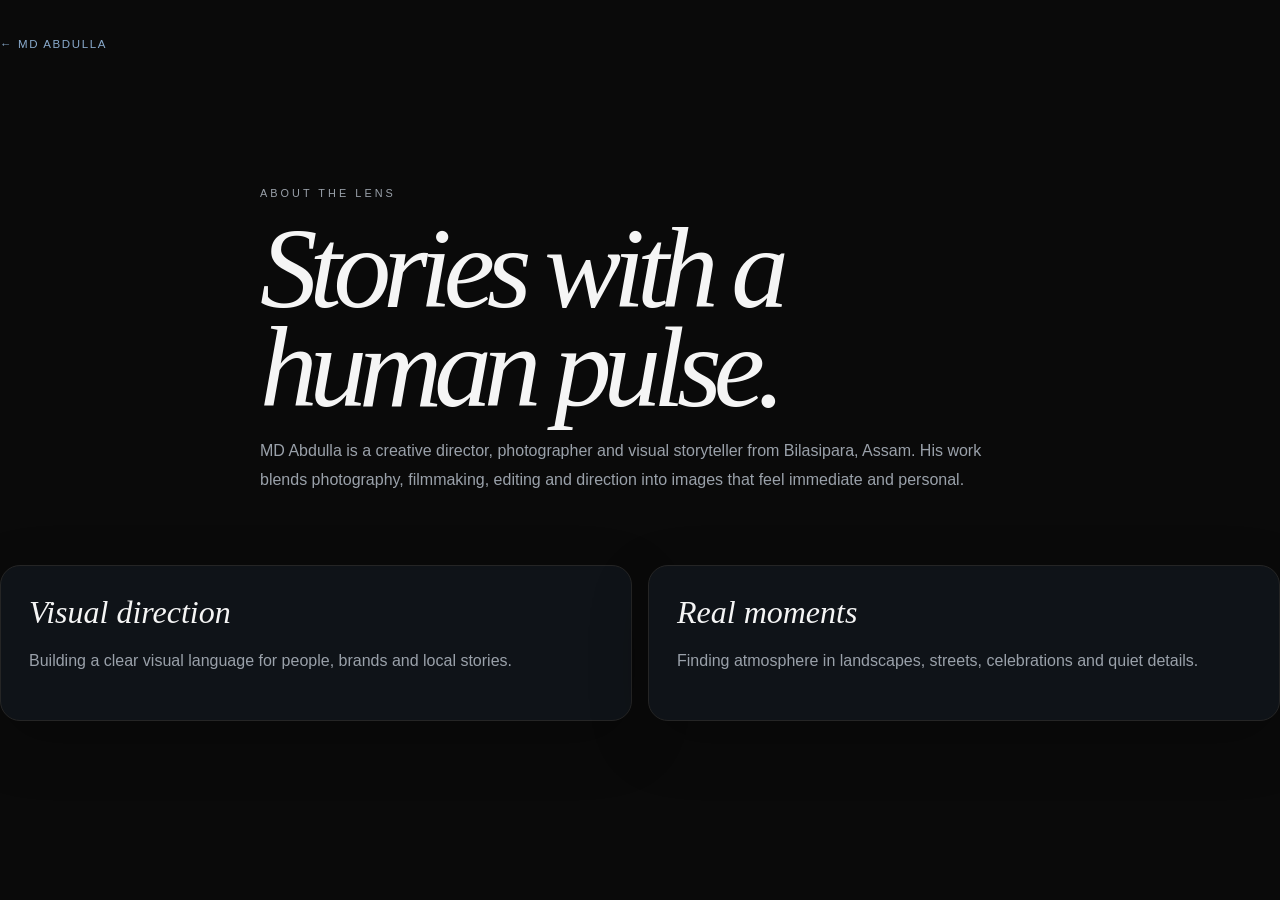
<file: pages/about.html>
<!doctype html>
<html lang="en">
  <head>
    <meta charset="UTF-8" />
    <meta name="viewport" content="width=device-width, initial-scale=1.0" />
    <title>About — MD Abdulla</title>
    <link rel="icon" href="../favicon/favicon.ico" type="image/x-icon" />
    <link rel="icon" href="../favicon/favicon.svg" type="image/svg+xml" />
    <link rel="stylesheet" href="../css/style.css" />
    <link rel="stylesheet" href="../css/responsive.css" />
  </head>
  <body class="page-document">
    <main class="page-shell">
      <a class="page-back" href="../index.html">← MD Abdulla</a>
      <section class="page-hero">
        <div class="eyebrow">About the lens</div>
        <h1>Stories with a <span class="serif">human pulse.</span></h1>
        <p>
          MD Abdulla is a creative director, photographer and visual storyteller
          from Bilasipara, Assam. His work blends photography, filmmaking, editing
          and direction into images that feel immediate and personal.
        </p>
      </section>
      <section class="page-grid" aria-label="Creative focus areas">
        <article class="page-card">
          <h2>Visual direction</h2>
          <p>Building a clear visual language for people, brands and local stories.</p>
        </article>
        <article class="page-card">
          <h2>Real moments</h2>
          <p>Finding atmosphere in landscapes, streets, celebrations and quiet details.</p>
        </article>
      </section>
    </main>
  </body>
</html>
</file>
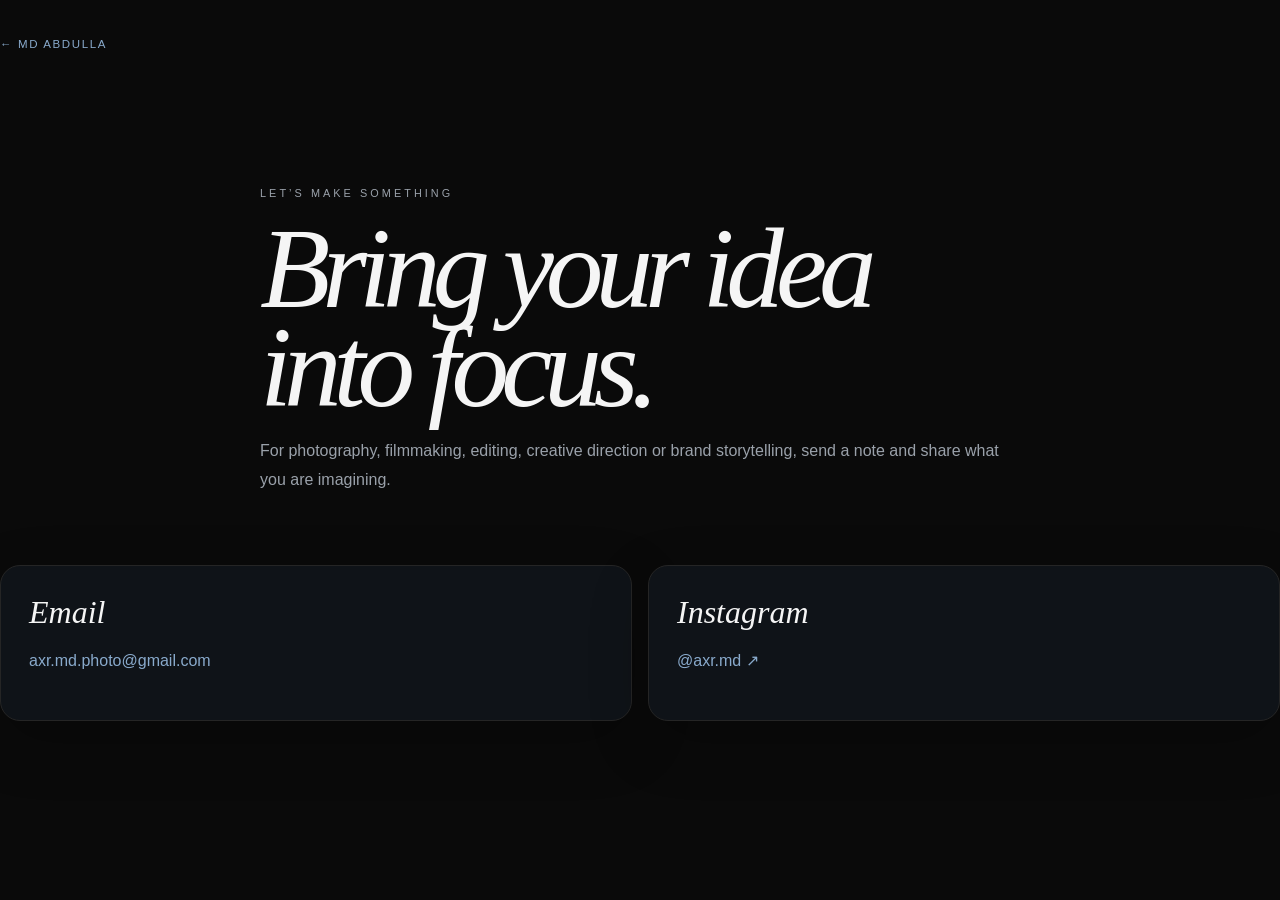
<file: pages/contact.html>
<!doctype html>
<html lang="en">
  <head>
    <meta charset="UTF-8" />
    <meta name="viewport" content="width=device-width, initial-scale=1.0" />
    <title>Contact — MD Abdulla</title>
    <link rel="icon" href="../favicon/favicon.ico" type="image/x-icon" />
    <link rel="icon" href="../favicon/favicon.svg" type="image/svg+xml" />
    <link rel="stylesheet" href="../css/style.css" />
    <link rel="stylesheet" href="../css/responsive.css" />
  </head>
  <body class="page-document">
    <main class="page-shell">
      <a class="page-back" href="../index.html">← MD Abdulla</a>
      <section class="page-hero">
        <div class="eyebrow">Let’s make something</div>
        <h1>Bring your idea <span class="serif">into focus.</span></h1>
        <p>For photography, filmmaking, editing, creative direction or brand storytelling, send a note and share what you are imagining.</p>
      </section>
      <section class="page-grid" aria-label="Contact options">
        <article class="page-card">
          <h2>Email</h2>
          <p><a href="mailto:axr.md.photo@gmail.com">axr.md.photo@gmail.com</a></p>
        </article>
        <article class="page-card">
          <h2>Instagram</h2>
          <p><a href="https://www.instagram.com/axr.md/" target="_blank" rel="noopener noreferrer">@axr.md ↗</a></p>
        </article>
      </section>
    </main>
  </body>
</html>
</file>
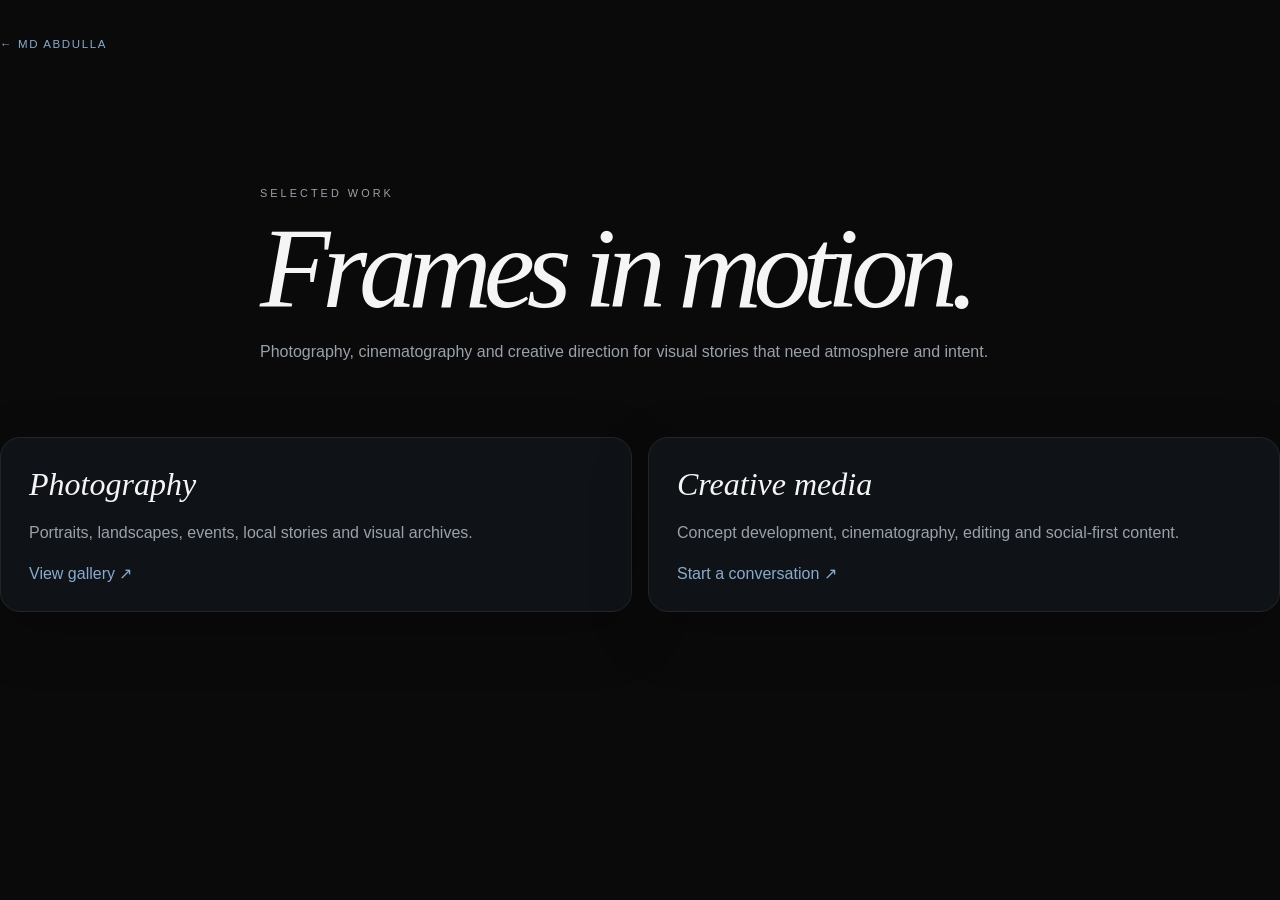
<file: pages/projects.html>
<!doctype html>
<html lang="en">
  <head>
    <meta charset="UTF-8" />
    <meta name="viewport" content="width=device-width, initial-scale=1.0" />
    <title>Projects — MD Abdulla</title>
    <link rel="icon" href="../favicon/favicon.ico" type="image/x-icon" />
    <link rel="icon" href="../favicon/favicon.svg" type="image/svg+xml" />
    <link rel="stylesheet" href="../css/style.css" />
    <link rel="stylesheet" href="../css/responsive.css" />
  </head>
  <body class="page-document">
    <main class="page-shell">
      <a class="page-back" href="../index.html">← MD Abdulla</a>
      <section class="page-hero">
        <div class="eyebrow">Selected work</div>
        <h1>Frames in <span class="serif">motion.</span></h1>
        <p>Photography, cinematography and creative direction for visual stories that need atmosphere and intent.</p>
      </section>
      <section class="page-grid" aria-label="Project categories">
        <article class="page-card">
          <h2>Photography</h2>
          <p>Portraits, landscapes, events, local stories and visual archives.</p>
          <a class="page-action" href="../index.html#gallery">View gallery ↗</a>
        </article>
        <article class="page-card">
          <h2>Creative media</h2>
          <p>Concept development, cinematography, editing and social-first content.</p>
          <a class="page-action" href="../index.html#contact">Start a conversation ↗</a>
        </article>
      </section>
    </main>
  </body>
</html>
</file>
<file: css/style.css>
@font-face {
  font-family: "Montserrat";
  src: url("../assets/fonts/Montserrat-SemiBold.otf") format("opentype");
  font-style: normal;
  font-weight: 600;
  font-display: swap;
}

:root {
      --bg: #0a0a0a;
      --surface: #141414;
      --surface-2: #1c1c1c;
      --text: #f5f5f5;
      --muted: #9aa1aa;
      --stroke: #252525;
      --accent-1: #89aacc;
      --accent-2: #4e85bf;
      --green: #7cba89;
      --serif: "Instrument Serif", Georgia, serif;
      --sans: "Inter", Arial, sans-serif;
      --ease: cubic-bezier(.22, .8, .25, 1);
    }

    * {
      box-sizing: border-box;
    }

    html {
      scroll-behavior: smooth;
      background: var(--bg);
      width: 100%;
      min-height: 100%;
      overflow-x: clip;
    }

    body {
      margin: 0;
      overflow-x: clip;
      width: 100%;
      min-height: 100svh;
      background: var(--bg);
      color: var(--text);
      font-family: var(--sans);
      font-weight: 400;
      opacity: 0;
      transition: opacity 1s var(--ease);
    }

    main {
      width: 100%;
      min-width: 100%;
    }

    body.page-ready {
      opacity: 1;
    }

    body.modal-open {
      overflow: hidden;
    }

    a {
      color: inherit;
      text-decoration: none;
    }

    button {
      color: inherit;
      font: inherit;
      cursor: pointer;
    }

    img,
    video {
      display: block;
      max-width: 100%;
    }

    .container {
      width: min(1240px, calc(100% - 48px));
      margin-inline: auto;
    }

    .section {
      position: relative;
      padding: 140px 0;
    }

    .eyebrow {
      color: var(--muted);
      font-size: .68rem;
      letter-spacing: .28em;
      text-transform: uppercase;
    }

    .serif {
      font-family: var(--serif);
      font-style: italic;
      font-weight: 400;
    }

    .section-title {
      max-width: 850px;
      margin: 20px 0 28px;
      font-size: clamp(3.4rem, 8vw, 8rem);
      font-weight: 400;
      letter-spacing: -.06em;
      line-height: .9;
    }

    .section-copy {
      max-width: 520px;
      color: var(--muted);
      font-size: .95rem;
      line-height: 1.8;
    }

    .accent-gradient {
      background: linear-gradient(90deg, var(--accent-1), var(--accent-2));
    }

    .skip-link {
      position: fixed;
      z-index: 10000;
      top: 15px;
      left: 15px;
      padding: 12px 16px;
      border-radius: 999px;
      background: var(--text);
      color: #111;
      transform: translateY(-150%);
      transition: transform .3s ease;
    }

    .skip-link:focus {
      transform: translateY(0);
    }

    /* Cursor effect */

    .cursor-glow {
      position: fixed;
      z-index: 9998;
      width: 180px;
      height: 180px;
      border-radius: 50%;
      pointer-events: none;
      background: radial-gradient(
        circle,
        rgba(137, 170, 204, .14),
        transparent 68%
      );
      transform: translate(-50%, -50%);
      mix-blend-mode: screen;
      opacity: 0;
      transition: opacity .4s ease;
    }

    body.page-ready .cursor-glow {
      opacity: 1;
    }

    /* Loader */

    .loading-screen {
      position: fixed;
      inset: 0;
      z-index: 9999;
      display: flex;
      flex-direction: column;
      justify-content: space-between;
      padding: 34px;
      background: var(--bg);
      transition: opacity .8s var(--ease), visibility .8s;
    }

    .loading-screen.is-hidden {
      opacity: 0;
      visibility: hidden;
      pointer-events: none;
    }

    .loading-word {
      position: absolute;
      top: 50%;
      left: 50%;
      font-family: var(--serif);
      font-size: clamp(3rem, 8vw, 8rem);
      font-style: italic;
      transform: translate(-50%, -50%);
    }

    .loading-number {
      align-self: flex-end;
      font-family: var(--serif);
      font-size: clamp(4rem, 12vw, 10rem);
      line-height: .8;
    }

    .loading-bar {
      height: 3px;
      overflow: hidden;
      background: var(--stroke);
    }

    .loading-progress {
      width: 100%;
      height: 100%;
      transform: scaleX(0);
      transform-origin: left;
      box-shadow: 0 0 24px var(--accent-2);
    }

    /* Navigation */

    .nav {
      position: fixed;
      z-index: 100;
      top: 24px;
      left: 50%;
      display: flex;
      align-items: center;
      gap: 6px;
      width: max-content;
      max-width: calc(100% - 28px);
      padding: 8px;
      border: 1px solid rgba(255,255,255,.1);
      border-radius: 999px;
      background: rgba(18,18,18,.7);
      backdrop-filter: blur(22px);
      transform: translateX(-50%);
      transition: background .4s ease, box-shadow .4s ease;
    }

    .nav.scrolled {
      background: rgba(18,18,18,.92);
      box-shadow: 0 12px 40px rgba(0,0,0,.3);
    }

    .logo {
      display: grid;
      width: 36px;
      height: 36px;
      margin-right: 7px;
      place-items: center;
      border: 1px solid transparent;
      border-radius: 50%;
      background:
        linear-gradient(var(--surface), var(--surface)) padding-box,
        linear-gradient(135deg, var(--accent-1), var(--accent-2)) border-box;
      box-shadow: 0 0 0 1px rgba(78,133,191,.14), 0 0 24px rgba(78,133,191,.2);
      font-family: var(--serif);
      font-size: 1.1rem;
      font-style: italic;
      transition: transform .3s ease;
    }

    .logo:hover {
      transform: scale(1.1) rotate(8deg);
    }

    .nav-link,
    .nav-instagram {
      padding: 10px 13px;
      border-radius: 999px;
      color: var(--muted);
      font-size: .7rem;
      transition: color .3s ease, background .3s ease;
    }

    .nav-link:hover,
    .nav-link.active,
    .nav-instagram:hover {
      color: var(--text);
      background: rgba(255,255,255,.08);
    }

    .nav-instagram {
      margin-left: 4px;
      border: 1px solid var(--stroke);
      color: var(--text);
    }

    .menu-button {
      display: none;
      border: 0;
      background: transparent;
      font-size: 1.3rem;
    }

    /* Hero */

    .hero {
      position: relative;
      width: 100%;
      min-width: 100%;
      min-height: 100svh;
      display: grid;
      place-items: center;
      overflow: hidden;
      isolation: isolate;
    }

    .hero::before {
      position: absolute;
      z-index: 1;
      inset: 0;
      content: "";
      pointer-events: none;
      background:
        radial-gradient(
          circle at var(--mouse-x, 50%) var(--mouse-y, 50%),
          rgba(137,170,204,.15),
          transparent 28%
        );
    }

    .hero::after {
      position: absolute;
      z-index: 1;
      top: -18%;
      left: 50%;
      width: min(120vw, 1200px);
      aspect-ratio: 1.8;
      content: "";
      pointer-events: none;
      border: 1px solid rgba(137,170,204,.2);
      border-radius: 50%;
      box-shadow: 0 0 90px rgba(78,133,191,.14), inset 0 0 50px rgba(137,170,204,.07);
      transform: translateX(-50%) rotate(-10deg);
      animation: hero-orbit-breathe 12s ease-in-out infinite;
    }

    @keyframes hero-orbit-breathe {
      0%, 100% { opacity: .58; transform: translateX(-50%) rotate(-10deg) scale(.98); }
      50% { opacity: .9; transform: translateX(-50%) rotate(-7deg) scale(1.02); }
    }

    .hero-video,
    .hero-image,
    .hero-overlay {
      position: absolute;
      inset: 0;
      width: 100%;
      max-width: none;
      min-width: 100%;
      height: 100%;
    }

    .hero-image {
      z-index: 0;
      object-fit: cover;
      filter: brightness(.62) saturate(.86);
    }

    .hero-video {
      z-index: 1;
      object-fit: cover;
      filter: brightness(.65) saturate(.82);
      transform: scale(1.08);
      will-change: transform;
    }

    .hero-overlay {
      background:
        radial-gradient(circle at 50% 18%, rgba(40,92,150,.2), transparent 46%),
        linear-gradient(
          180deg,
          rgba(0,0,0,.22),
          rgba(0,0,0,.35) 50%,
          var(--bg) 100%
        );
    }

    .hero-content {
      position: relative;
      z-index: 2;
      width: min(1000px, calc(100% - 48px));
      padding-top: 80px;
      perspective: 1000px;
      text-align: center;
    }

    .hero-title {
      margin: 22px 0;
      font-family: "Montserrat", var(--sans);
      font-size: clamp(3rem, 10vw, 7rem);
      font-style: normal;
      font-weight: 600;
      letter-spacing: .005em;
      line-height: 1.05;
      text-shadow: 0 0 28px rgba(78,133,191,.16);
    }

    .hero-title::after {
      display: block;
      width: 74px;
      height: 2px;
      margin: 26px auto 0;
      content: "";
      border-radius: 999px;
      background: linear-gradient(90deg, transparent, var(--accent-1), transparent);
      box-shadow: 0 0 18px rgba(78,133,191,.72);
    }

    .hero-tagline {
      margin: 0 auto 16px;
      font-family: var(--serif);
      font-size: clamp(1.8rem, 4vw, 3.4rem);
      font-style: italic;
      text-shadow: 0 0 30px rgba(137,170,204,.22);
    }

    .hero-description {
      max-width: 430px;
      margin: 0 auto 32px;
      color: #c0c0c0;
      line-height: 1.7;
    }

    .hero-animate {
      will-change: transform, opacity, filter;
    }

    .actions {
      display: flex;
      justify-content: center;
      gap: 12px;
      flex-wrap: wrap;
    }

    .button {
      position: relative;
      display: inline-flex;
      align-items: center;
      justify-content: center;
      min-height: 46px;
      overflow: hidden;
      isolation: isolate;
      padding: 0 22px;
      border: 1px solid var(--stroke);
      border-radius: 999px;
      font-size: .75rem;
      transition:
        transform .3s ease,
        background .3s ease,
        border-color .3s ease,
        box-shadow .3s ease;
    }

    .button::before {
      position: absolute;
      z-index: -1;
      inset: 0;
      content: "";
      background: linear-gradient(
        110deg,
        transparent 20%,
        rgba(255,255,255,.35) 50%,
        transparent 80%
      );
      transform: translateX(-130%);
      transition: transform .7s var(--ease);
    }

    .button:hover::before {
      transform: translateX(130%);
    }

    .button:hover {
      transform: translateY(-3px);
      border-color: var(--accent-1);
    }

    .button-primary {
      color: #111;
      background: var(--text);
    }

    .button-primary:hover {
      box-shadow: 0 0 35px rgba(137,170,204,.3);
    }

    .button-secondary {
      background: rgba(0,0,0,.2);
    }

    .scroll-indicator {
      position: absolute;
      z-index: 2;
      bottom: 34px;
      left: 50%;
      display: flex;
      align-items: center;
      gap: 14px;
      color: var(--muted);
      font-size: .62rem;
      letter-spacing: .22em;
      transform: translateX(-50%);
    }

    .scroll-line {
      position: relative;
      width: 1px;
      height: 55px;
      overflow: hidden;
      background: rgba(255,255,255,.25);
    }

    .scroll-line::after {
      position: absolute;
      inset: 0;
      content: "";
      background: var(--text);
      animation: scroll-down 1.5s ease-in-out infinite;
    }

    @keyframes scroll-down {
      from {
        transform: translateY(-100%);
      }

      to {
        transform: translateY(200%);
      }
    }

    /* Gallery */

    .gallery-header {
      display: flex;
      align-items: end;
      justify-content: space-between;
      gap: 30px;
      margin-bottom: 45px;
    }

    .gallery-toolbar {
      display: flex;
      align-items: center;
      justify-content: space-between;
      gap: 18px;
      flex-wrap: wrap;
      margin-bottom: 38px;
    }

    .filters {
      display: flex;
      flex-wrap: wrap;
      gap: 7px;
    }

    .gallery-mode {
      display: flex;
      align-items: center;
      gap: 6px;
      padding: 5px;
      border: 1px solid var(--stroke);
      border-radius: 999px;
      background: var(--surface);
    }

    .gallery-mode-label {
      padding-inline: 12px 6px;
      color: var(--muted);
      font-size: .62rem;
      letter-spacing: .2em;
      text-transform: uppercase;
    }

    .mode-button {
      padding: 8px 16px;
      border: 1px solid transparent;
      border-radius: 999px;
      background: transparent;
      color: var(--muted);
      font-size: .7rem;
      transition: color .3s ease, background .3s ease, border-color .3s ease;
    }

    .mode-button:hover {
      color: var(--text);
    }

    .mode-button.active {
      border-color: var(--text);
      background: var(--text);
      color: #111;
    }

    .gallery-hint {
      margin: 22px 0 0;
      color: var(--muted);
      font-size: .68rem;
      letter-spacing: .12em;
      text-align: center;
      text-transform: uppercase;
    }

    /* Swipe mode: horizontal snap track */
    .gallery-grid.swipe-mode {
      display: flex;
      gap: 14px;
      margin-inline: calc(50% - 50vw);
      padding-inline: max(24px, calc(50vw - 50%));
      padding-bottom: 8px;
      overflow-x: auto;
      overscroll-behavior-x: contain;
      scroll-snap-type: x mandatory;
      scrollbar-width: none;
    }

    .gallery-grid.swipe-mode::-webkit-scrollbar {
      display: none;
    }

    .gallery-grid.swipe-mode .photo-card {
      flex: 0 0 auto;
      width: min(72vw, 460px);
      margin-bottom: 0;
      scroll-snap-align: center;
    }

    .gallery-grid.swipe-mode .photo-card img {
      height: min(66vh, 600px);
      object-fit: cover;
    }

    .filter {
      padding: 9px 14px;
      border: 1px solid var(--stroke);
      border-radius: 999px;
      background: transparent;
      color: var(--muted);
      font-size: .7rem;
      transition: .3s ease;
    }

    .filter:hover,
    .filter.active {
      border-color: var(--text);
      color: var(--text);
      background: var(--surface);
      transform: translateY(-3px);
    }

    .gallery-grid {
      columns: 3 280px;
      column-gap: 18px;
    }

    .photo-card {
      position: relative;
      isolation: isolate;
      break-inside: avoid;
      margin-bottom: 18px;
      overflow: hidden;
      border: 1px solid var(--stroke);
      border-radius: 24px;
      background: var(--surface);
      cursor: pointer;
      transform-style: preserve-3d;
      transition:
        transform .5s var(--ease),
        border-color .4s ease,
        box-shadow .4s ease;
      will-change: transform;
    }

    .photo-card::after {
      position: absolute;
      z-index: 1;
      inset: 0;
      content: "";
      pointer-events: none;
      background:
        linear-gradient(
          115deg,
          transparent 25%,
          rgba(255,255,255,.18) 45%,
          transparent 65%
        );
      transform: translateX(-130%);
      transition: transform .8s var(--ease);
    }

    .photo-card:hover {
      border-color: rgba(137,170,204,.65);
      box-shadow: 0 20px 70px rgba(0,0,0,.4);
    }

    .photo-card:hover::after {
      transform: translateX(130%);
    }

    .photo-card img {
      width: 100%;
      height: auto;
      transition: transform .8s var(--ease), filter .8s ease;
      will-change: transform;
    }

    .photo-card:hover img {
      transform: scale(1.05);
      filter: brightness(.68);
    }

    .photo-info {
      position: absolute;
      z-index: 2;
      inset: auto 0 0;
      padding: 25px 20px 20px;
      background: linear-gradient(transparent, rgba(0,0,0,.9));
      opacity: 0;
      transform: translateY(10px);
      transition: .4s var(--ease);
    }

    .photo-card:hover .photo-info,
    .photo-card:focus-within .photo-info {
      opacity: 1;
      transform: translateY(0);
    }

    .photo-title {
      margin: 0 0 8px;
      font-family: var(--serif);
      font-size: 1.8rem;
      font-style: italic;
    }

    .photo-meta {
      color: #bbb;
      font-size: .65rem;
      letter-spacing: .1em;
      text-transform: uppercase;
    }

    /* Featured */

    .featured {
      min-height: 85svh;
      display: grid;
      align-items: end;
      overflow: hidden;
    }

    .featured-image {
      position: absolute;
      inset: 0;
      width: 100%;
      height: 115%;
      object-fit: cover;
      filter: brightness(.56);
      will-change: transform;
    }

    .featured-overlay {
      position: absolute;
      inset: 0;
      background: linear-gradient(180deg, rgba(0,0,0,.1), var(--bg));
    }

    .featured-content {
      position: relative;
      z-index: 1;
      padding-bottom: 70px;
    }

    .featured-title {
      max-width: 750px;
      margin: 20px 0;
      font-family: var(--serif);
      font-size: clamp(4rem, 9vw, 9rem);
      font-style: italic;
      font-weight: 400;
      letter-spacing: -.06em;
      line-height: .85;
      text-shadow: 0 15px 45px rgba(0,0,0,.4);
    }

    /* Journal */

    .journal-list {
      display: grid;
      gap: 12px;
      margin-top: 45px;
    }

    .journal-card {
      position: relative;
      display: grid;
      grid-template-columns: 180px 1fr auto;
      align-items: center;
      gap: 25px;
      padding: 12px;
      border: 1px solid var(--stroke);
      border-radius: 22px;
      background: var(--surface);
      transition:
        background .35s ease,
        transform .35s ease,
        border-color .35s ease;
      will-change: transform;
    }

    .journal-card::after {
      position: absolute;
      inset: 0;
      content: "";
      pointer-events: none;
      border-radius: inherit;
      box-shadow: inset 0 0 0 1px rgba(137,170,204,0);
      transition: box-shadow .4s ease;
    }

    .journal-card:hover {
      border-color: rgba(137,170,204,.35);
      background: var(--surface-2);
      transform: translateX(5px);
    }

    .journal-card:hover::after {
      box-shadow: inset 0 0 0 1px rgba(137,170,204,.35);
    }

    .journal-card img {
      width: 180px;
      height: 110px;
      border-radius: 15px;
      object-fit: cover;
    }

    .journal-title {
      margin: 0 0 8px;
      font-family: var(--serif);
      font-size: 2rem;
      font-style: italic;
      font-weight: 400;
    }

    .journal-details,
    .journal-story {
      color: var(--muted);
      font-size: .75rem;
    }

    .journal-story {
      max-width: 440px;
      margin-top: 12px;
      line-height: 1.6;
    }

    .arrow {
      font-size: 1.5rem;
      transition: transform .3s ease;
    }

    .journal-card:hover .arrow {
      transform: translateX(7px);
    }

    /* Explorations */

    .explorations {
      min-height: 300vh;
      position: relative;
      isolation: isolate;
      overflow: hidden;
      background:
        radial-gradient(circle at 50% 18%, rgba(40,92,150,.16), transparent 30rem),
        linear-gradient(180deg, #080a0d 0%, #0c1117 48%, #080a0d 100%);
    }

    .explorations::before,
    .explorations::after {
      position: absolute;
      z-index: 0;
      content: "";
      pointer-events: none;
    }

    .explorations::before {
      inset: 0;
      opacity: .68;
      background:
        radial-gradient(circle at 12% 8%, rgba(255,255,255,.8) 0 1px, transparent 1.8px),
        radial-gradient(circle at 74% 4%, rgba(137,170,204,.85) 0 1px, transparent 1.8px),
        radial-gradient(circle at 42% 16%, rgba(255,255,255,.58) 0 1.2px, transparent 2px),
        radial-gradient(circle at 88% 26%, rgba(137,170,204,.68) 0 1px, transparent 1.8px),
        radial-gradient(circle at 18% 38%, rgba(255,255,255,.48) 0 1px, transparent 1.8px),
        radial-gradient(circle at 63% 52%, rgba(137,170,204,.54) 0 1px, transparent 1.8px);
      background-size: 320px 320px, 410px 410px, 520px 520px, 680px 680px, 760px 760px, 940px 940px;
      animation: exploration-space-drift 28s linear infinite;
    }

    .explorations::after {
      top: -10%;
      left: 50%;
      width: min(128vw, 1500px);
      aspect-ratio: 1.72;
      border: 1px solid rgba(137,170,204,.2);
      border-radius: 50%;
      box-shadow: 0 0 90px rgba(78,133,191,.16), 0 0 220px rgba(26,76,130,.14);
      opacity: .88;
      transform: translateX(-50%) rotate(-9deg);
    }

    @keyframes exploration-space-drift {
      from { transform: translate3d(0, 0, 0) scale(1); }
      50% { transform: translate3d(-1.5%, 1%, 0) scale(1.025); }
      to { transform: translate3d(0, 2%, 0) scale(1); }
    }

    @keyframes exploration-phone-float {
      0%, 100% { transform: translate3d(0, 0, 0) scale(1.01); }
      50% { transform: translate3d(0, -7px, 0) scale(1.025); }
    }

    .exploration-sticky {
      position: sticky;
      top: 0;
      min-height: 100svh;
      display: grid;
      align-items: center;
      overflow: hidden;
      z-index: 1;
    }

    .exploration-heading {
      position: absolute;
      z-index: 2;
      top: 12%;
      left: 50%;
      width: min(680px, calc(100% - 48px));
      transform: translateX(-50%);
      text-align: center;
    }

    .exploration-heading h2 {
      margin: 17px 0;
      font-size: clamp(3rem, 7vw, 7rem);
      font-weight: 400;
      letter-spacing: -.06em;
      line-height: .86;
    }

    .exploration-grid {
      display: grid;
      grid-template-columns: repeat(3, 1fr);
      align-items: center;
      gap: 3vw;
      width: min(1100px, 90%);
      margin: 150px auto 0;
    }

    .exploration-column {
      display: grid;
      gap: 28px;
    }

    .exploration-column:nth-child(2) {
      margin-top: 160px;
    }

    .exploration-column:nth-child(3) {
      margin-top: -120px;
    }

    .exploration-image {
      width: 100%;
      height: auto;
      border-radius: inherit;
      object-fit: cover;
      cursor: pointer;
      filter: brightness(.8);
      transition:
        filter .4s ease,
        transform .9s var(--ease);
      will-change: transform;
      animation: exploration-image-drift 15s ease-in-out infinite;
      animation-delay: var(--float-delay, 0ms);
      backface-visibility: hidden;
    }

    @keyframes exploration-image-drift {
      0%, 100% { transform: translateZ(8px) scale(1.015); }
      50% { transform: translateZ(14px) scale(1.045); }
    }

    .exploration-frame {
      position: relative;
      isolation: isolate;
      overflow: hidden;
      border: 1px solid rgba(226,239,255,.16);
      border-radius: 20px;
      background: #101820;
      box-shadow: 0 18px 45px rgba(0,0,0,.30), inset 0 0 0 1px rgba(255,255,255,.025);
      perspective: 1000px;
      transform: perspective(1100px) rotateX(var(--tilt-y, 0deg)) rotateY(var(--tilt-x, 0deg));
      transform-style: preserve-3d;
      transition: transform .55s var(--ease), border-color .55s ease, box-shadow .55s ease, opacity .65s var(--ease);
      will-change: transform;
    }

    .exploration-frame::before,
    .exploration-frame::after {
      position: absolute;
      z-index: 1;
      inset: 0;
      content: "";
      pointer-events: none;
    }

    .exploration-frame::before {
      opacity: 0;
      background: radial-gradient(circle at var(--spot-x, 50%) var(--spot-y, 50%), rgba(214,235,255,.3), transparent 38%);
      mix-blend-mode: screen;
      transition: opacity .45s ease;
    }

    .exploration-frame::after {
      opacity: 0;
      background: linear-gradient(115deg, transparent 28%, rgba(255,255,255,.18) 46%, rgba(255,255,255,.035) 52%, transparent 68%);
      transform: translateX(-135%);
    }

    .exploration-frame:hover,
    .exploration-frame:focus-within {
      z-index: 2;
      border-color: rgba(174,211,245,.48);
      box-shadow: 0 30px 75px rgba(0,0,0,.45), 0 0 36px rgba(84,145,203,.14);
    }

    .exploration-frame:hover::before,
    .exploration-frame:focus-within::before {
      opacity: 1;
    }

    .exploration-frame:hover::after,
    .exploration-frame:focus-within::after {
      opacity: 1;
      animation: exploration-lens-glint 1.25s var(--ease) both;
    }

    .exploration-frame:hover .exploration-image,
    .exploration-frame:focus-within .exploration-image {
      filter: brightness(1.04) saturate(1.08);
      scale: 1.055;
      translate: 0 0 18px;
      animation-play-state: paused;
    }

    @keyframes exploration-lens-glint {
      from { transform: translateX(-135%); }
      to { transform: translateX(135%); }
    }

    /* About */

    .about-layout {
      position: relative;
      display: grid;
      grid-template-columns: 1fr 1fr;
      gap: 80px;
      align-items: end;
    }

    .about-layout::before {
      position: absolute;
      top: -90px;
      right: -120px;
      width: 360px;
      height: 360px;
      content: "";
      border: 1px solid rgba(137,170,204,.14);
      border-radius: 50%;
      box-shadow: 0 0 90px rgba(78,133,191,.1);
      pointer-events: none;
    }

    .about-title {
      margin: 20px 0;
      font-size: clamp(3.4rem, 7vw, 7rem);
      font-weight: 400;
      letter-spacing: -.06em;
      line-height: .88;
    }

    .about-title span {
      font-family: var(--serif);
      font-style: italic;
    }

    .about-copy {
      max-width: 500px;
      color: rgba(245,245,245,.9);
      font-size: 1rem;
      font-weight: 600;
      line-height: 1.9;
    }

    .profile-titles {
      margin: 0 0 26px;
      color: var(--text);
      font-family: var(--serif);
      font-size: clamp(1.45rem, 2.8vw, 2.25rem);
      font-style: italic;
      line-height: 1.25;
    }

    .instagram-link {
      display: block;
      margin-top: 28px;
      border-bottom: 1px solid var(--text);
      padding-bottom: 7px;
      font-size: .8rem;
      transition: color .3s ease, border-color .3s ease;
    }

    .instagram-link:hover {
      border-color: var(--accent-1);
      color: var(--accent-1);
    }

    .profile-photo {
      width: min(100%, 280px);
      margin-top: 34px;
      border: 1px solid rgba(137,170,204,.24);
      border-radius: 22px;
      box-shadow: 0 24px 70px rgba(0,0,0,.3), 0 0 35px rgba(78,133,191,.1);
    }

    /* Skills and certifications */

    .skills-grid,
    .certificates-grid {
      display: grid;
      grid-template-columns: repeat(3, minmax(0, 1fr));
      gap: 16px;
      margin-top: 42px;
    }

    .skill-card,
    .certificate-card {
      position: relative;
      overflow: hidden;
      padding: 28px;
      border: 1px solid var(--stroke);
      border-radius: 20px;
      background: linear-gradient(145deg, rgba(22,30,39,.76), rgba(10,12,15,.7));
      box-shadow: 0 20px 60px rgba(0,0,0,.2);
      transition: translate .35s var(--ease), border-color .35s ease, box-shadow .35s ease;
    }

    .skill-card::before,
    .certificate-card::before {
      position: absolute;
      top: -70px;
      right: -50px;
      width: 170px;
      height: 170px;
      content: "";
      border: 1px solid rgba(137,170,204,.13);
      border-radius: 50%;
      box-shadow: 0 0 45px rgba(78,133,191,.1);
      pointer-events: none;
    }

    .skill-card:hover,
    .certificate-card:hover {
      translate: 0 -6px;
      border-color: rgba(137,170,204,.58);
      box-shadow: 0 26px 70px rgba(0,0,0,.32), 0 0 28px rgba(78,133,191,.12);
    }

    .skill-index,
    .certificate-number {
      color: var(--accent-1);
      font-size: .62rem;
      letter-spacing: .18em;
    }

    .skill-card h3,
    .certificate-card h3 {
      margin: 30px 0 12px;
      font-family: var(--serif);
      font-size: 2rem;
      font-style: italic;
      font-weight: 400;
    }

    .skill-card p,
    .certificate-card p {
      position: relative;
      z-index: 1;
      color: var(--muted);
      line-height: 1.7;
    }

    .certificates-grid {
      grid-template-columns: repeat(2, minmax(0, 1fr));
    }

    .certificate-preview {
      position: relative;
      z-index: 1;
      display: block;
      overflow: hidden;
      margin-top: 22px;
      border: 1px solid rgba(255,255,255,.16);
      border-radius: 14px;
      background: #f8f8fb;
      aspect-ratio: 1.405;
    }

    .certificate-preview img {
      width: 100%;
      height: 100%;
      max-width: none;
      object-fit: contain;
      transition: transform .5s var(--ease);
    }

    .certificate-preview:hover img {
      transform: scale(1.035);
    }

    .certificate-action {
      position: relative;
      z-index: 1;
      display: inline-block;
      margin-top: 20px;
      padding: 0;
      border-bottom: 1px solid rgba(137,170,204,.4);
      color: var(--accent-1);
      font-size: .72rem;
      letter-spacing: .08em;
      text-transform: uppercase;
      transition: color .25s ease, border-color .25s ease;
    }

    .certificate-action:hover {
      border-color: var(--text);
      color: var(--text);
    }

    /* Roles */

    .reels-section {
      padding: clamp(56px, 8vw, 104px) 0;
    }

    .reels-section .section-title {
      margin: 14px 0 0;
      font-size: clamp(2.8rem, 6vw, 5.4rem);
      line-height: .96;
    }

    .reels-header {
      display: grid;
      grid-template-columns: minmax(0, 1fr) minmax(260px, .7fr);
      gap: 24px;
      align-items: end;
      margin-bottom: 18px;
    }

    .reels-grid {
      display: grid;
      grid-template-columns: repeat(auto-fit, minmax(min(100%, 340px), 1fr));
      align-items: start;
      gap: 14px;
      margin-top: 14px;
    }

    .reel-card {
      position: relative;
      overflow: hidden;
      padding: 16px;
      border: 1px solid var(--stroke);
      border-radius: 20px;
      background: linear-gradient(145deg, rgba(22,30,39,.76), rgba(10,12,15,.7));
      box-shadow: 0 20px 60px rgba(0,0,0,.2);
      opacity: .84;
      transform: translateY(8px) scale(.995);
      transition: opacity .45s var(--ease), transform .45s var(--ease), translate .35s var(--ease), border-color .35s ease, box-shadow .35s ease;
    }

    .reel-card.is-active {
      opacity: 1;
      transform: translateY(0) scale(1);
      border-color: rgba(137,170,204,.56);
      box-shadow: 0 28px 80px rgba(0,0,0,.38), 0 0 34px rgba(78,133,191,.14);
    }

    .reel-card:hover {
      translate: 0 -5px;
      border-color: rgba(137,170,204,.58);
      box-shadow: 0 26px 70px rgba(0,0,0,.32), 0 0 28px rgba(78,133,191,.12);
    }

    .reel-card-header {
      display: flex;
      align-items: center;
      justify-content: space-between;
      gap: 14px;
      margin-bottom: 12px;
    }

    .reel-number {
      color: var(--accent-1);
      font-size: .62rem;
      letter-spacing: .18em;
      text-transform: uppercase;
    }

    .reels-account {
      color: var(--muted);
      font-size: .76rem;
    }

    .reel-title {
      margin: 0 0 6px;
      font-size: clamp(1.15rem, 1.7vw, 1.45rem);
      font-weight: 500;
      letter-spacing: -.04em;
    }

    .reel-description {
      position: relative;
      z-index: 1;
      margin: 0 0 12px;
      color: var(--muted);
      font-size: .76rem;
      line-height: 1.55;
    }

    .reels-toolbar {
      display: flex;
      justify-content: flex-end;
      margin-top: 14px;
    }

    .reels-hint {
      margin: 9px 0 0;
      color: var(--muted);
      font-size: .62rem;
      letter-spacing: .1em;
      text-align: right;
      text-transform: uppercase;
    }

    .reels-grid.swipe-mode {
      display: flex;
      gap: 14px;
      margin-inline: calc(50% - 50vw);
      padding: 0 max(24px, calc((100vw - min(82vw, 420px)) / 2)) 8px;
      overflow-x: auto;
      overscroll-behavior-x: contain;
      scroll-snap-type: x mandatory;
      scrollbar-width: none;
      touch-action: pan-x pan-y;
    }

    .reels-grid.swipe-mode::-webkit-scrollbar {
      display: none;
    }

    .reels-grid.swipe-mode .reel-card {
      flex: 0 0 min(82vw, 420px);
      width: min(82vw, 420px);
      scroll-snap-align: center;
    }

    .reels-embed-wrap {
      display: flex;
      justify-content: center;
      min-width: 0;
      overflow: hidden;
      border: 1px solid rgba(255,255,255,.1);
      border-radius: 14px;
      background: #101114;
      min-height: min(58svh, 560px);
    }

    .reels-embed-wrap .instagram-media {
      width: 100% !important;
      min-width: 0 !important;
      max-width: 360px !important;
      margin: 0 auto !important;
    }

    .reel-open-link {
      position: relative;
      z-index: 1;
      display: inline-block;
      margin-top: 18px;
      border-bottom: 1px solid rgba(137,170,204,.4);
      color: var(--accent-1);
      font-size: .72rem;
      letter-spacing: .08em;
      text-transform: uppercase;
      transition: color .25s ease, border-color .25s ease;
    }

    .reel-open-link:hover {
      border-color: var(--text);
      color: var(--text);
    }

    .role-grid {
      display: grid;
      grid-template-columns: repeat(2, minmax(0, 1fr));
      gap: 18px;
      margin-top: 42px;
    }

    .role-card {
      position: relative;
      overflow: hidden;
      padding: 34px;
      border: 1px solid rgba(255,255,255,.12);
      border-radius: 28px;
      background: #151515;
      box-shadow: 0 22px 70px rgba(0,0,0,.24);
      transition: translate .35s var(--ease), border-color .35s ease, box-shadow .35s ease;
    }

    .role-card::after {
      position: absolute;
      right: -70px;
      bottom: -90px;
      width: 220px;
      height: 220px;
      content: "";
      border: 1px solid rgba(137,170,204,.13);
      border-radius: 50%;
      box-shadow: 0 0 60px rgba(78,133,191,.1);
      pointer-events: none;
    }

    .role-card:hover {
      translate: 0 -7px;
      border-color: rgba(137,170,204,.48);
      box-shadow: 0 30px 85px rgba(0,0,0,.38), 0 0 30px rgba(78,133,191,.12);
    }

    .role-title {
      position: relative;
      z-index: 1;
      margin: 0;
      color: var(--accent-1);
      font-size: .9rem;
      font-weight: 600;
    }

    .role-card h3 {
      position: relative;
      z-index: 1;
      margin: 28px 0 24px;
      color: var(--text);
      font-family: var(--serif);
      font-size: clamp(2rem, 4vw, 3.5rem);
      font-style: italic;
      font-weight: 400;
      line-height: .95;
    }

    .role-card > p:not(.role-title) {
      position: relative;
      z-index: 1;
      max-width: 520px;
      min-height: 76px;
      color: var(--muted);
      font-size: .95rem;
      line-height: 1.7;
    }

    .role-card .instagram-link {
      position: relative;
      z-index: 1;
      margin-top: 22px;
      color: var(--text);
    }

    /* Stats */

    .stats {
      display: grid;
      grid-template-columns: repeat(3, 1fr);
      border-top: 1px solid var(--stroke);
      border-bottom: 1px solid var(--stroke);
    }

    .stat {
      padding: 55px 25px;
      border-right: 1px solid var(--stroke);
      text-align: center;
    }

    .stat:last-child {
      border-right: 0;
    }

    .stat-number {
      display: block;
      margin-bottom: 12px;
      font-family: var(--serif);
      font-size: clamp(4rem, 8vw, 8rem);
      font-style: italic;
      line-height: .8;
      will-change: transform;
    }

    .stat-label {
      color: var(--muted);
      font-size: .7rem;
      letter-spacing: .14em;
      text-transform: uppercase;
    }

    /* CTA and footer */

    .cta {
      text-align: center;
    }

    .cta h2 {
      max-width: 900px;
      margin: 0 auto 30px;
      font-family: var(--serif);
      font-size: clamp(4rem, 10vw, 10rem);
      font-style: italic;
      font-weight: 400;
      letter-spacing: -.07em;
      line-height: .82;
      text-shadow: 0 20px 60px rgba(78,133,191,.16);
    }

    .cta p {
      max-width: 430px;
      margin: 0 auto 30px;
      color: var(--muted);
      line-height: 1.7;
    }

    .marquee {
      overflow: hidden;
      border-top: 1px solid var(--stroke);
      border-bottom: 1px solid var(--stroke);
      padding: 28px 0;
    }

    .marquee-track {
      display: flex;
      width: max-content;
      animation: marquee 40s linear infinite;
    }

    .marquee span {
      padding-right: 35px;
      font-family: var(--serif);
      font-size: clamp(3rem, 7vw, 7rem);
      font-style: italic;
      white-space: nowrap;
    }

    @keyframes marquee {
      to {
        transform: translateX(-50%);
      }
    }

    footer {
      display: grid;
      grid-template-columns: 1fr 1fr 1fr;
      align-items: center;
      gap: 20px;
      padding: 28px 0;
      color: var(--muted);
      font-size: .7rem;
    }

    footer > :nth-child(2) {
      text-align: center;
    }

    footer > :last-child {
      text-align: right;
    }

    .availability {
      grid-column: 1 / -1;
      color: var(--muted);
    }

    footer strong,
    footer span,
    .footer-contact a {
      display: block;
    }

    footer strong {
      color: var(--text);
      letter-spacing: .1em;
    }

    footer > :first-child span,
    .footer-contact span,
    .footer-contact a {
      margin-top: 6px;
    }

    .footer-contact {
      text-align: right;
    }

    .footer-contact a:hover {
      color: var(--accent-1);
    }

    .dot {
      display: inline-block;
      width: 7px;
      height: 7px;
      margin-right: 8px;
      border-radius: 50%;
      background: var(--green);
      box-shadow: 0 0 0 0 rgba(124,186,137,.7);
      animation: pulse 2s infinite;
    }

    @keyframes pulse {
      70% {
        box-shadow: 0 0 0 8px rgba(124,186,137,0);
      }

      100% {
        box-shadow: 0 0 0 0 rgba(124,186,137,0);
      }
    }

    /* Lightbox */

    .lightbox {
      position: fixed;
      inset: 0;
      z-index: 500;
      display: grid;
      place-items: center;
      padding: 30px;
      background: rgba(0,0,0,.96);
      opacity: 0;
      visibility: hidden;
      transition: opacity .35s ease, visibility .35s ease;
    }

    .lightbox.open {
      opacity: 1;
      visibility: visible;
    }

    .lightbox-image {
      margin: auto;
      max-width: min(94vw, 1400px);
      max-height: 82vh;
      object-fit: contain;
      transform: scale(.96);
      transition: transform .4s var(--ease);
    }

    .lightbox.open .lightbox-image {
      transform: scale(1);
    }

    .lightbox-close,
    .lightbox-prev,
    .lightbox-next {
      position: absolute;
      z-index: 2;
      display: grid;
      width: 45px;
      height: 45px;
      place-items: center;
      border: 1px solid var(--stroke);
      border-radius: 50%;
      background: rgba(20,20,20,.8);
      font-size: 1.2rem;
      transition:
        background .3s ease,
        border-color .3s ease,
        transform .3s ease;
    }

    .lightbox-close:hover,
    .lightbox-prev:hover,
    .lightbox-next:hover {
      border-color: var(--accent-1);
      background: var(--surface-2);
    }

    .lightbox-close {
      top: 25px;
      right: 25px;
    }

    .lightbox-prev {
      top: 50%;
      left: 25px;
      transform: translateY(-50%);
    }

    .lightbox-next {
      top: 50%;
      right: 25px;
      transform: translateY(-50%);
    }

    .lightbox-prev:hover,
    .lightbox-next:hover {
      transform: translateY(-50%) scale(1.08);
    }

    .lightbox-caption {
      position: absolute;
      bottom: 25px;
      left: 50%;
      color: var(--muted);
      font-size: .7rem;
      letter-spacing: .15em;
      text-align: center;
      text-transform: uppercase;
      transform: translateX(-50%);
    }

    .lightbox.open .lightbox-caption {
      animation: caption-in .5s var(--ease) both;
    }

    @keyframes caption-in {
      from {
        opacity: 0;
        transform: translate(-50%, 15px);
      }

      to {
        opacity: 1;
        transform: translate(-50%, 0);
      }
    }

    /* Focus and reduced motion */

    button:focus-visible,
    a:focus-visible,
    [tabindex="0"]:focus-visible {
      outline: 2px solid var(--accent-1);
      outline-offset: 4px;
    }

    @media (prefers-reduced-motion: reduce) {
      html {
        scroll-behavior: auto;
      }

      body {
        opacity: 1;
      }

      *,
      *::before,
      *::after {
        animation-duration: .01ms !important;
        animation-iteration-count: 1 !important;
        scroll-behavior: auto !important;
        transition-duration: .01ms !important;
      }

      .hero-video,
      .featured-image,
      .photo-card,
      .exploration-image,
      .lightbox-image {
        transform: none !important;
      }

      .cursor-glow {
        display: none;
      }
    }

    /* Mobile */

    @media (max-width: 760px) {
      .container {
        width: min(100% - 30px, 600px);
      }

      .section {
        padding: 90px 0;
      }

      .nav {
        top: 14px;
      }

      .nav-link,
      .nav-instagram {
        display: none;
      }

      .menu-button {
        display: block;
      }

      .nav.mobile-open {
        flex-wrap: wrap;
        justify-content: center;
        border-radius: 22px;
      }

      .nav.mobile-open .nav-link,
      .nav.mobile-open .nav-instagram {
        display: block;
      }

      .gallery-header,
      .about-layout {
        display: block;
      }

      .profile-photo {
        width: min(64%, 240px);
        max-width: none;
        margin: 28px auto 0 0;
        border-radius: 20px;
      }

      .about-layout > div:last-child {
        margin-top: 34px;
        padding: 0;
        border: 0;
        border-radius: 0;
        background: transparent;
        box-shadow: none;
      }

      .about-title {
        max-width: 100%;
        font-size: clamp(3.25rem, 13vw, 5.6rem);
      }

      .about-copy {
        font-size: .98rem;
        line-height: 1.8;
      }

      .skills-grid,
      .certificates-grid,
      .role-grid {
        grid-template-columns: 1fr;
        margin-top: 30px;
      }

      .skill-card,
      .certificate-card,
      .role-card {
        padding: 22px;
      }

      .profile-titles {
        font-size: 1.6rem;
      }

      .role-card h3 {
        font-size: clamp(2.5rem, 11vw, 3.6rem);
      }

      .role-card > p:not(.role-title) {
        min-height: 0;
      }

      .gallery-header .section-copy {
        margin-top: 25px;
      }

      .reels-header {
        grid-template-columns: 1fr;
      }

      .reels-header {
        gap: 0;
        margin-bottom: 14px;
      }

      .reels-header .section-copy {
        margin-top: 0;
      }

      .reels-grid {
        grid-template-columns: 1fr;
        gap: 12px;
        margin-top: 12px;
      }

      .reel-card {
        padding: 14px;
      }

      .reels-embed-wrap {
        min-height: min(58svh, 520px);
      }

      .reels-embed-wrap .instagram-media {
        min-width: 0 !important;
      }

      .gallery-grid {
        columns: 1;
      }

      .journal-card {
        grid-template-columns: 95px 1fr auto;
        gap: 13px;
      }

      .journal-card img {
        width: 95px;
        height: 95px;
      }

      .journal-title {
        font-size: 1.4rem;
      }

      .journal-story {
        display: none;
      }

      .journal-details {
        line-height: 1.5;
      }

      .exploration-grid {
        width: 130%;
        margin-left: -15%;
        gap: 14px;
      }

      .exploration-column {
        gap: 14px;
      }

      .stats {
        grid-template-columns: 1fr;
      }

      .stat {
        border-right: 0;
        border-bottom: 1px solid var(--stroke);
      }

      .stat:last-child {
        border-bottom: 0;
      }

      footer {
        grid-template-columns: 1fr;
        text-align: center;
      }

      footer > :nth-child(2),
      footer > :last-child,
      .footer-contact {
        text-align: center;
      }

      .availability {
        grid-column: auto;
      }

      .lightbox {
        padding: 76px 20px 112px;
      }

      .lightbox-image {
        max-width: calc(100vw - 40px);
        max-height: 100%;
      }

      .lightbox-prev {
        top: auto;
        bottom: 22px;
        left: 20px;
        transform: none;
      }

      .lightbox-next {
        top: auto;
        right: 20px;
        bottom: 22px;
        transform: none;
      }

      .lightbox-prev:hover,
      .lightbox-next:hover {
        transform: scale(1.08);
      }

      .lightbox-caption {
        bottom: 32px;
        max-width: calc(100vw - 150px);
      }
    }
    /* Mobile safety: keep the exhibition flowing instead of leaving a tall
       sticky stage active when desktop scroll animation is unavailable. */
    @media (max-width: 760px) {
      .nav {
        padding: 9px 12px;
        gap: 10px;
        backdrop-filter: none;
      }

      .logo {
        width: 62px;
        height: 62px;
        margin-right: 2px;
        border-color: rgba(137,170,204,.55);
        box-shadow: 0 0 0 1px rgba(78,133,191,.2), 0 0 28px rgba(78,133,191,.24);
        font-size: 1.45rem;
      }

      .menu-button {
        display: grid;
        width: 42px;
        height: 42px;
        place-items: center;
        padding: 0;
      }

      .hero::after {
        top: -3%;
        width: 145vw;
        opacity: .7;
        animation: none;
      }

      .hero-video,
      .hero-image {
        will-change: auto;
      }

      .explorations {
        height: auto;
        min-height: 0;
        padding: 100px 0;
      }

      .explorations::before {
        animation: none;
      }

      .exploration-sticky {
        position: relative;
        top: auto;
        height: auto;
        min-height: 0;
        display: block;
        overflow: visible;
      }

      .exploration-heading {
        position: relative;
        top: auto;
        left: auto;
        width: min(100% - 30px, 600px);
        margin: 0 auto;
        padding-top: 30px;
        transform: none;
      }

      .exploration-grid {
        display: grid;
        grid-template-columns: repeat(2, minmax(0, 1fr));
        width: min(100% - 30px, 600px);
        margin: 58px auto 0;
        gap: 14px;
      }

      .exploration-column {
        display: contents;
        margin: 0;
      }

      .exploration-frame.phone-reveal-ready {
        opacity: 0;
        scale: .92;
        translate: 0 28px;
        transition:
          opacity .65s var(--ease) var(--phone-delay, 0ms),
          scale .8s var(--ease) var(--phone-delay, 0ms),
          translate .8s var(--ease) var(--phone-delay, 0ms),
          filter .4s ease;
        filter: saturate(.72) brightness(.72);
      }

      .exploration-frame.phone-reveal-visible {
        opacity: 1;
        scale: 1;
        translate: 0 0;
        filter: saturate(1) brightness(.88);
        animation: exploration-phone-float 7s ease-in-out infinite;
        animation-delay: var(--phone-delay, 0ms);
        transform-origin: center;
      }

      .exploration-frame.phone-reveal-visible:active {
        scale: .98;
      }
    }

/* Keep hidden elements hidden even though img/video set display:block above. */
[hidden] {
  display: none !important;
}

/* Capture studio — hidden modal until opened */
.capture-studio {
  position: fixed;
  inset: 0;
  z-index: 600;
  display: none;
  align-items: center;
  justify-content: center;
  padding: max(12px, env(safe-area-inset-top)) max(12px, env(safe-area-inset-right)) max(12px, env(safe-area-inset-bottom)) max(12px, env(safe-area-inset-left));
  background: rgba(0,0,0,.84);
  backdrop-filter: blur(14px);
  -webkit-backdrop-filter: blur(14px);
}

.capture-studio.open {
  display: flex;
}

.capture-panel {
  width: min(720px, 100%);
  max-height: min(92svh, 960px);
  overflow-y: auto;
  padding: clamp(18px, 3vw, 30px);
  border: 1px solid rgba(137,170,204,.24);
  border-radius: 28px;
  background: radial-gradient(ellipse at 50% 0, rgba(78,133,191,.12), transparent 55%), #111317;
  box-shadow: 0 35px 110px rgba(0,0,0,.64), 0 0 55px rgba(44,90,141,.12), inset 0 1px 0 rgba(255,255,255,.035);
  scrollbar-color: rgba(137,170,204,.3) transparent;
  animation: capture-panel-in .45s var(--ease) both;
}

@keyframes capture-panel-in {
  from { opacity: 0; transform: translateY(18px) scale(.985); filter: blur(8px); }
  to { opacity: 1; transform: translateY(0) scale(1); filter: blur(0); }
}

.capture-header {
  display: flex;
  align-items: flex-start;
  justify-content: space-between;
  gap: 16px;
}

.capture-header h2 {
  margin: 12px 0 0;
  font-size: clamp(2.2rem, 6vw, 3.2rem);
  font-weight: 400;
  letter-spacing: -.04em;
  line-height: 1;
}

.capture-close {
  display: grid;
  flex-shrink: 0;
  width: 42px;
  height: 42px;
  place-items: center;
  border: 1px solid var(--stroke);
  border-radius: 50%;
  background: transparent;
  font-size: 1.3rem;
  transition: border-color .3s ease, background .3s ease;
}

.capture-close:hover {
  border-color: var(--accent-1);
  background: var(--surface-2);
}

.capture-stage {
  position: relative;
  margin-top: 18px;
  overflow: hidden;
  border: 1px solid rgba(214,232,250,.19);
  border-radius: 22px;
  background: radial-gradient(ellipse at center, #18212b 0, #020304 75%);
  box-shadow: 0 18px 55px rgba(0,0,0,.38), inset 0 0 0 1px rgba(255,255,255,.025);
  aspect-ratio: 4 / 3;
  transition: aspect-ratio .3s ease;
}

.capture-stage video,
.capture-stage img {
  position: absolute;
  inset: 0;
  width: 100%;
  height: 100%;
  object-fit: cover;
}

.capture-stage video.capture-video-front {
  transform: scaleX(-1);
}

.capture-flip {
  position: absolute;
  z-index: 5;
  top: 12px;
  right: 12px;
  display: inline-flex;
  align-items: center;
  gap: 7px;
  padding: 9px 12px;
  border: 1px solid rgba(255,255,255,.24);
  border-radius: 999px;
  background: rgba(8,10,13,.68);
  color: #f5f5f5;
  font: 500 .68rem var(--sans);
  letter-spacing: .03em;
  backdrop-filter: blur(12px);
  -webkit-backdrop-filter: blur(12px);
  transition: border-color .25s ease, background .25s ease, transform .25s ease;
}

.capture-flip:hover:not(:disabled) {
  border-color: rgba(190,220,248,.72);
  background: rgba(22,31,41,.84);
  transform: translateY(-1px);
}

.capture-flip span:first-child {
  font-size: 1rem;
  line-height: 1;
}

.capture-guides {
  position: absolute;
  inset: 0;
  pointer-events: none;
}

.capture-guides i {
  position: absolute;
  background: rgba(255,255,255,.28);
}

.capture-guides i:nth-child(1) {
  top: 0;
  bottom: 0;
  left: 33.333%;
  width: 1px;
}

.capture-guides i:nth-child(2) {
  top: 0;
  bottom: 0;
  left: 66.666%;
  width: 1px;
}

.capture-guides i:nth-child(3) {
  top: 33.333%;
  right: 0;
  left: 0;
  height: 1px;
}

.capture-guides i:nth-child(4) {
  top: 66.666%;
  right: 0;
  left: 0;
  height: 1px;
}

.capture-guides span {
  position: absolute;
  top: 50%;
  left: 50%;
  width: 58px;
  height: 58px;
  border: 1px solid rgba(255,255,255,.35);
  border-radius: 50%;
  transform: translate(-50%, -50%);
}

.capture-live-badge {
  position: absolute;
  top: 12px;
  left: 12px;
  padding: 6px 10px;
  border-radius: 999px;
  background: rgba(0,0,0,.55);
  font-size: .6rem;
  letter-spacing: .18em;
}

.capture-status {
  margin: 14px 0 0;
  color: var(--muted);
  font-size: .78rem;
  line-height: 1.6;
}

.capture-options {
  display: flex;
  gap: 12px;
  flex-wrap: wrap;
  margin-top: 14px;
}

/* three picks sit side by side when there is room, and stack on phones */
.capture-option-row {
  display: grid;
  grid-template-columns: repeat(auto-fit, minmax(150px, 1fr));
  gap: 12px;
  width: 100%;
}

.capture-option-row .capture-select-label select {
  width: 100%;
}

.capture-filter-head {
  display: flex;
  align-items: center;
  justify-content: space-between;
  width: 100%;
  margin-top: 4px;
}

.capture-filter-count {
  color: var(--muted);
  font-size: .62rem;
  letter-spacing: .14em;
  text-transform: uppercase;
}

.capture-filters {
  display: flex;
  gap: 7px;
  flex-wrap: wrap;
  width: 100%;
}

.capture-film-list {
  flex-wrap: nowrap;
  overflow-x: auto;
  padding: 2px 1px 8px;
  scrollbar-color: rgba(137,170,204,.3) transparent;
  scrollbar-width: thin;
  scroll-snap-type: x proximity;
}

.capture-filter-chip {
  flex: 0 0 auto;
  display: flex;
  align-items: center;
  gap: 7px;
  padding: 7px 12px;
  border: 1px solid var(--stroke);
  border-radius: 999px;
  background: transparent;
  color: var(--muted);
  font-size: .68rem;
  transition: color .25s ease, border-color .25s ease, background .25s ease, transform .25s ease;
  scroll-snap-align: start;
}

.capture-filter-chip:hover {
  color: var(--text);
  transform: translateY(-2px);
}

.capture-filter-chip.active {
  border-color: var(--text);
  background: var(--text);
  color: #111;
}

.capture-filter-swatch {
  width: 15px;
  height: 15px;
  border: 1px solid rgba(255,255,255,.28);
  border-radius: 50%;
  background: #6d7f8c;
}

.capture-filter-chip.active .capture-filter-swatch {
  border-color: rgba(0,0,0,.35);
}

.capture-watermark-list .capture-filter-chip {
  min-width: 112px;
  min-height: 55px;
  border-radius: 15px;
  padding: 7px 10px;
}

.capture-mark-preview {
  display: grid;
  flex: 0 0 30px;
  width: 30px;
  height: 30px;
  place-items: center;
  border: 1px solid rgba(255,255,255,.2);
  border-radius: 9px;
  background: linear-gradient(145deg, rgba(137,170,204,.2), rgba(18,18,18,.8));
  color: var(--text);
  font-family: var(--serif);
  font-size: .82rem;
  box-shadow: inset 0 1px rgba(255,255,255,.1);
}

.capture-watermark-list .active .capture-mark-preview {
  border-color: rgba(0,0,0,.24);
  background: linear-gradient(145deg, rgba(78,133,191,.25), rgba(255,255,255,.62));
}

/* Live watermark preview inside the viewfinder. The real watermark is burned
   into the exported photo; this only mirrors its position and styling. */
.capture-sticker {
  position: absolute;
  bottom: 14px;
  left: 14px;
  display: grid;
  gap: 2px;
  padding: 8px 13px;
  border: 1px solid rgba(245,245,245,.5);
  border-radius: 12px;
  background: rgba(18,18,18,.42);
  box-shadow: 0 6px 22px rgba(0,0,0,.35), inset 0 0 0 1px rgba(0,0,0,.18);
  backdrop-filter: blur(6px);
  -webkit-backdrop-filter: blur(6px);
  transform: rotate(-2.5deg);
  pointer-events: none;
  transition: opacity .3s ease;
}

.capture-sticker-mark {
  color: #f5f5f5;
  font-family: var(--serif);
  font-size: .92rem;
  font-style: italic;
  letter-spacing: .02em;
  text-shadow: 0 1px 6px rgba(0,0,0,.6);
}

.capture-sticker-meta {
  color: rgba(245,245,245,.72);
  font-size: .53rem;
  letter-spacing: .16em;
  text-transform: uppercase;
}

.wm-bracket {
  display: none;
}

/* Corner mark — the smallest option */
.capture-sticker[data-design="corner"] {
  padding: 0;
  border: 0;
  border-radius: 0;
  background: none;
  box-shadow: none;
  backdrop-filter: none;
  -webkit-backdrop-filter: none;
  transform: none;
}

.capture-sticker[data-design="corner"] .capture-sticker-mark {
  font-family: var(--sans);
  font-size: .58rem;
  font-style: normal;
  letter-spacing: .2em;
  text-transform: uppercase;
  text-shadow: 0 1px 5px rgba(0,0,0,.85);
}

.capture-sticker[data-design="corner"] .capture-sticker-meta {
  display: none;
}

/* Signature — bottom right, no box */
.capture-sticker[data-design="signature"] {
  right: 14px;
  left: auto;
  justify-items: end;
  padding: 0 0 4px;
  border: 0;
  border-bottom: 1px solid rgba(245,245,245,.55);
  border-radius: 0;
  background: none;
  box-shadow: none;
  backdrop-filter: none;
  -webkit-backdrop-filter: none;
  transform: none;
}

.capture-sticker[data-design="signature"] .capture-sticker-mark {
  font-size: 1.05rem;
}

.capture-sticker[data-design="signature"] .capture-sticker-meta {
  font-size: .5rem;
}

/* Film edge — rebate strip across the bottom */
.capture-sticker[data-design="film"] {
  right: 0;
  bottom: 0;
  left: 0;
  display: flex;
  align-items: center;
  justify-content: space-between;
  gap: 12px;
  padding: 7px 14px;
  border: 0;
  border-radius: 0;
  background: rgba(8,8,8,.62);
  box-shadow: none;
  transform: none;
}

.capture-sticker[data-design="film"] .capture-sticker-mark {
  font-family: var(--sans);
  font-size: .56rem;
  font-style: normal;
  letter-spacing: .22em;
  text-transform: uppercase;
}

.capture-sticker[data-design="film"] .capture-sticker-meta {
  font-size: .5rem;
  text-align: right;
}

/* Corner brackets — minimal frame */
.capture-sticker[data-design="brackets"] {
  inset: 12px;
  display: block;
  padding: 0;
  border: 0;
  background: none;
  box-shadow: none;
  transform: none;
}

.capture-sticker[data-design="brackets"] .capture-sticker-mark,
.capture-sticker[data-design="brackets"] .capture-sticker-meta {
  display: none;
}

.capture-sticker[data-design="brackets"] .wm-bracket {
  position: absolute;
  display: block;
  width: 22px;
  height: 22px;
  border: 1.5px solid rgba(245,245,245,.8);
}

.capture-sticker[data-design="brackets"] .wm-tl {
  top: 0;
  left: 0;
  border-right: 0;
  border-bottom: 0;
}

.capture-sticker[data-design="brackets"] .wm-tr {
  top: 0;
  right: 0;
  border-bottom: 0;
  border-left: 0;
}

.capture-sticker[data-design="brackets"] .wm-bl {
  bottom: 0;
  left: 0;
  border-top: 0;
  border-right: 0;
}

.capture-sticker[data-design="brackets"] .wm-br {
  right: 0;
  bottom: 0;
  border-top: 0;
  border-left: 0;
}

.capture-sticker[data-design="editorial"] {
  right: auto;
  bottom: 14px;
  left: 14px;
  width: min(72%, 260px);
  padding: 8px 11px;
  border: 0;
  border-left: 2px solid rgba(245,245,245,.82);
  border-radius: 0;
  background: linear-gradient(90deg, rgba(8,10,13,.66), transparent);
  box-shadow: none;
  transform: none;
}

.capture-sticker[data-design="editorial"] .capture-sticker-mark {
  font-family: var(--sans);
  font-size: .58rem;
  font-style: normal;
  letter-spacing: .18em;
  text-transform: uppercase;
}

.capture-sticker[data-design="editorial"] .capture-sticker-meta {
  font-size: .43rem;
  letter-spacing: .11em;
}

.capture-sticker[data-design="seal"] {
  right: 14px;
  bottom: 14px;
  left: auto;
  width: 62px;
  height: 62px;
  align-content: center;
  justify-items: center;
  gap: 0;
  padding: 4px;
  border-radius: 50%;
  background: rgba(12,12,12,.42);
  text-align: center;
  transform: none;
}

.capture-sticker[data-design="seal"] .capture-sticker-mark {
  font-size: .78rem;
}

.capture-sticker[data-design="seal"] .capture-sticker-meta {
  font-size: .34rem;
  letter-spacing: .07em;
  text-align: center;
}

/* No watermark */
.capture-sticker[data-design="none"] {
  display: none;
}

.capture-share {
  display: grid;
  gap: 7px;
  margin-top: 16px;
  padding-top: 15px;
  border-top: 1px solid var(--stroke);
}

.capture-share-button {
  display: inline-flex;
  align-items: center;
  gap: 9px;
  justify-self: start;
  padding: 0 0 6px;
  border: 0;
  border-bottom: 1px solid rgba(137,170,204,.45);
  background: none;
  color: var(--accent-1);
  font-size: .76rem;
  transition: color .25s ease, border-color .25s ease;
}

.capture-share-button:hover {
  border-color: var(--text);
  color: var(--text);
}

.capture-share-note {
  color: var(--muted);
  font-size: .66rem;
  line-height: 1.55;
}

.capture-select-label {
  display: grid;
  gap: 6px;
  color: var(--muted);
  font-size: .62rem;
  letter-spacing: .12em;
  text-transform: uppercase;
}

.capture-select-label select {
  padding: 10px 12px;
  border: 1px solid var(--stroke);
  border-radius: 12px;
  background: var(--surface-2);
  color: var(--text);
  font-size: .8rem;
}

.capture-controls {
  display: flex;
  gap: 10px;
  flex-wrap: wrap;
  margin-top: 18px;
}

.capture-controls .button:disabled {
  cursor: not-allowed;
  opacity: .45;
  transform: none;
}

.capture-privacy {
  margin: 16px 0 0;
  color: var(--muted);
  font-size: .68rem;
}
</file>
<file: css/responsive.css>
/* Responsive additions kept separate from the main visual system. */

.page-document {
  opacity: 1;
}

.page-shell {
  width: min(960px, calc(100% - 30px));
  min-height: 100svh;
  margin: 0 auto;
  padding: 34px 0 80px;
}

.page-back {
  display: inline-flex;
  align-items: center;
  gap: 8px;
  color: var(--accent-1);
  font-size: .72rem;
  letter-spacing: .14em;
  text-transform: uppercase;
}

.page-hero {
  max-width: 760px;
  margin: 15vh auto 70px;
}

.page-hero h1 {
  margin: 20px 0;
  font-family: var(--serif);
  font-size: clamp(3.4rem, 9vw, 8rem);
  font-style: italic;
  font-weight: 400;
  letter-spacing: -.07em;
  line-height: .86;
}

.page-hero p,
.page-card p {
  color: var(--muted);
  line-height: 1.8;
}

.page-grid {
  display: grid;
  grid-template-columns: repeat(2, minmax(0, 1fr));
  gap: 16px;
}

.page-card {
  padding: 28px;
  border: 1px solid var(--stroke);
  border-radius: 20px;
  background: rgba(18, 24, 31, .68);
  box-shadow: 0 20px 60px rgba(0,0,0,.22);
}

.page-card h2 {
  margin: 0 0 12px;
  font-family: var(--serif);
  font-size: 2rem;
  font-style: italic;
  font-weight: 400;
}

.page-card a,
.page-action {
  color: var(--accent-1);
}

@media (max-width: 760px) {
  .page-shell { padding-top: 22px; }
  .page-hero { margin-top: 12vh; margin-bottom: 48px; }
  .page-grid { grid-template-columns: 1fr; }
  .page-card { padding: 22px; }
}
</file>
